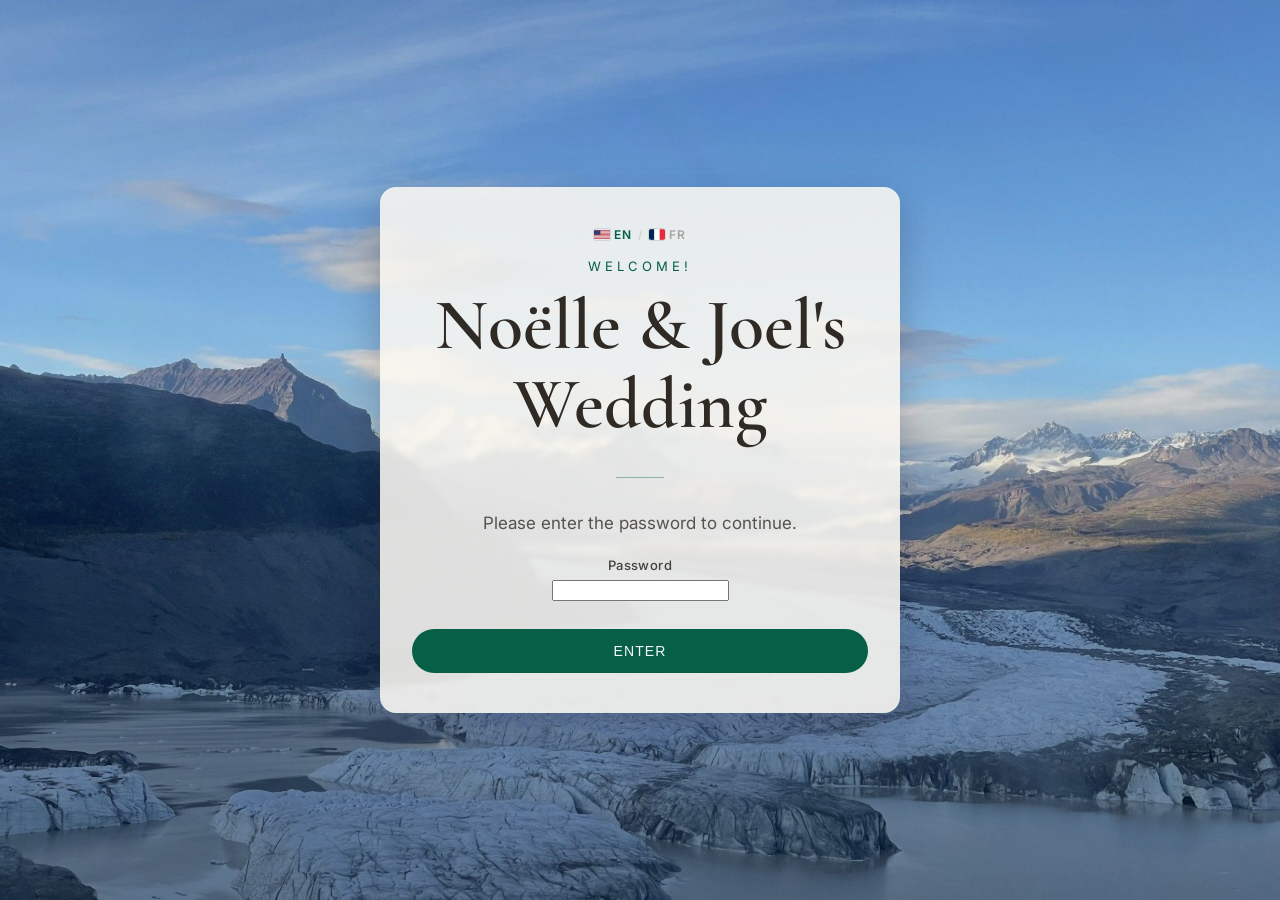
<file: index.html>
<!DOCTYPE html>
<html lang="en">
<head>
<meta charset="UTF-8">
<meta name="viewport" content="width=device-width, initial-scale=1.0">
<title>Noëlle &amp; Joel</title>
<meta name="description" content="Our wedding website is coming soon.">
<link rel="preconnect" href="https://fonts.googleapis.com">
<link rel="preconnect" href="https://fonts.gstatic.com" crossorigin>
<link href="https://fonts.googleapis.com/css2?family=Cormorant+Garamond:wght@500;600&family=Inter:wght@400;500&display=swap" rel="stylesheet">
<link rel="icon" href="data:image/svg+xml,%3Csvg xmlns='http://www.w3.org/2000/svg' viewBox='0 0 100 100'%3E%3Ctext y='.9em' font-size='90'%3E%F0%9F%92%8D%3C/text%3E%3C/svg%3E">
<link rel="stylesheet" href="styles.css">
</head>
<body>
<script src="auth.js"></script>

  <div id="gate" class="card">
    <div class="lang-toggle">
      <a href="index.html" class="lang-current"><img class="flag" src="images/flag-us.svg" alt="">EN</a><span>/</span><a href="index-fr.html"><img class="flag" src="images/flag-fr.svg" alt="">FR</a>
    </div>
    <p class="eyebrow">Welcome!</p>
    <h1>Noëlle &amp; Joel's Wedding</h1>
    <div class="divider"></div>
    <p class="tagline">Please enter the password to continue.</p>
    <form id="gate-form">
      <div class="field">
        <label for="gate-password">Password</label>
        <input type="password" id="gate-password" name="password" required autocomplete="current-password">
      </div>
      <button type="submit" class="submit-button">Enter</button>
    </form>
    <p class="confirmation error" id="gate-error">Incorrect password — please try again.</p>
  </div>

  <main id="site-content" class="card">
    <div class="lang-toggle">
      <a href="index.html" class="lang-current"><img class="flag" src="images/flag-us.svg" alt="">EN</a><span>/</span><a href="index-fr.html"><img class="flag" src="images/flag-fr.svg" alt="">FR</a>
    </div>
    <p class="eyebrow">We're getting married</p>
    <h1>Noëlle &amp; Joel</h1>
    <div class="divider"></div>
    <p class="tagline">
      This site is still under construction — we're adding details as we
      go, so check back often as the big day gets closer.
    </p>

    <div class="rsvp-callout">
      <p class="tagline">
        Curious how it all started? Read our story.
      </p>
      <a class="button" href="story.html">Our Story</a>
    </div>

    <div class="rsvp-callout">
      <p class="tagline">
        Can't wait to let us know? You're welcome to RSVP early —
        we'd love to hear from you.
      </p>
      <a class="button" href="rsvp.html">RSVP Early</a>
    </div>

    <div class="rsvp-callout">
      <p class="tagline">
        Making travel plans? Take a look at our lodging recommendations.
      </p>
      <a class="button" href="stay.html">Where to Stay</a>
    </div>

    <div class="rsvp-callout">
      <p class="tagline">
        Want to make a trip of it? Check out some things to do while
        you're here.
      </p>
      <a class="button" href="things-to-do.html">Things to Do</a>
    </div>

    <div class="rsvp-callout">
      <p class="tagline">
        Wondering what the weekend looks like? Check out the schedule.
      </p>
      <a class="button" href="schedule.html">Schedule</a>
    </div>

    <div class="divider"></div>
    <p class="tagline">
      While you wait, say hello to Noëlle's favorite animal — Tuq, a rescued
      harbor seal charming visitors at the Alaska SeaLife Center in Seward.
    </p>
    <div class="video-wrap">
      <iframe
        src="https://www.youtube.com/embed/R7MkkPvzpl0"
        title="Tuq the harbor seal at the Alaska SeaLife Center"
        allow="accelerometer; autoplay; clipboard-write; encrypted-media; gyroscope; picture-in-picture"
        allowfullscreen
      ></iframe>
    </div>
  </main>
</body>
</html>
</file>
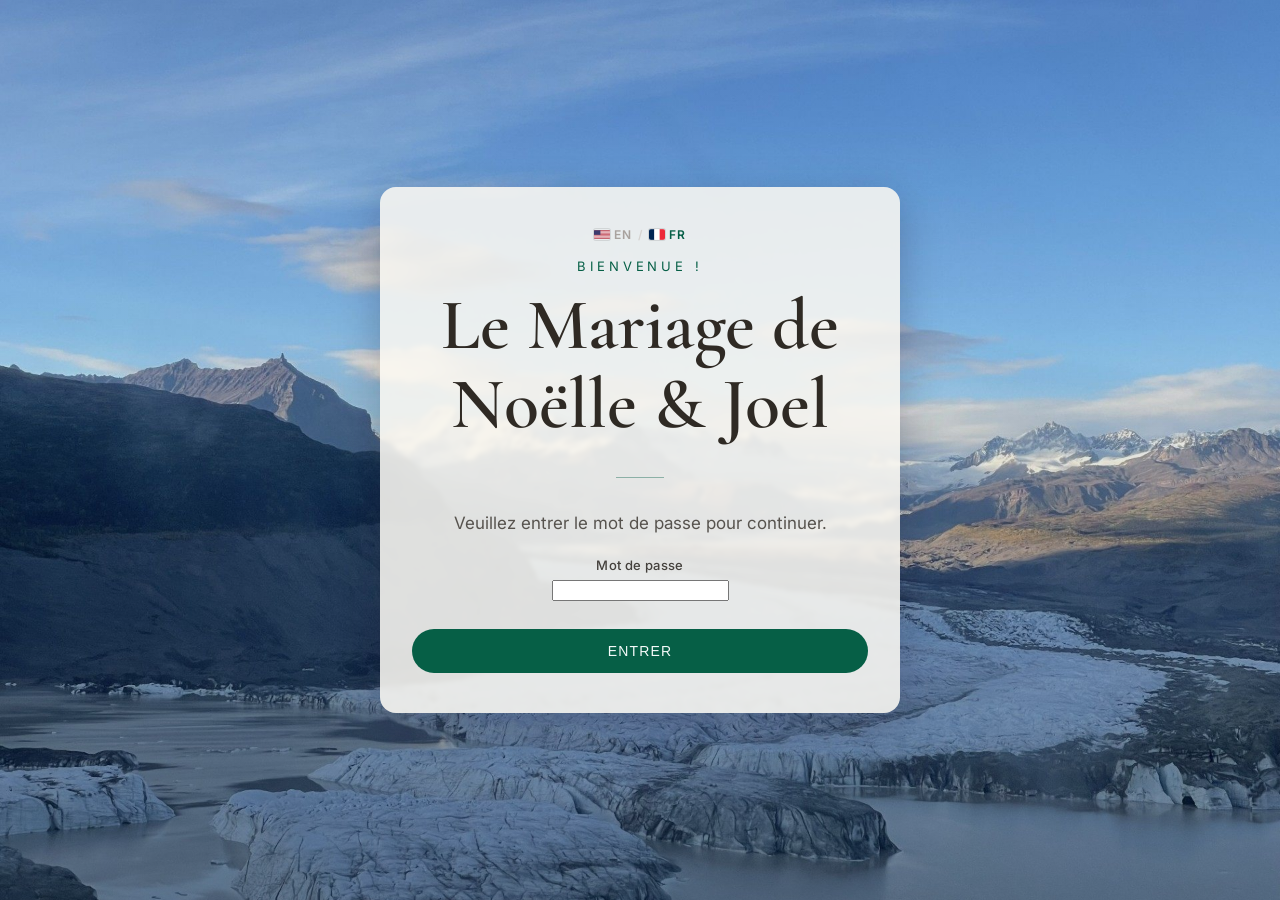
<file: index-fr.html>
<!DOCTYPE html>
<html lang="fr">
<head>
<meta charset="UTF-8">
<meta name="viewport" content="width=device-width, initial-scale=1.0">
<title>Noëlle &amp; Joel</title>
<meta name="description" content="Notre site de mariage arrive bientôt.">
<link rel="preconnect" href="https://fonts.googleapis.com">
<link rel="preconnect" href="https://fonts.gstatic.com" crossorigin>
<link href="https://fonts.googleapis.com/css2?family=Cormorant+Garamond:wght@500;600&family=Inter:wght@400;500&display=swap" rel="stylesheet">
<link rel="icon" href="data:image/svg+xml,%3Csvg xmlns='http://www.w3.org/2000/svg' viewBox='0 0 100 100'%3E%3Ctext y='.9em' font-size='90'%3E%F0%9F%92%8D%3C/text%3E%3C/svg%3E">
<link rel="stylesheet" href="styles.css">
</head>
<body>
<script src="auth.js"></script>

  <div id="gate" class="card">
    <div class="lang-toggle">
      <a href="index.html"><img class="flag" src="images/flag-us.svg" alt="">EN</a><span>/</span><a href="index-fr.html" class="lang-current"><img class="flag" src="images/flag-fr.svg" alt="">FR</a>
    </div>
    <p class="eyebrow">Bienvenue !</p>
    <h1>Le Mariage de Noëlle &amp; Joel</h1>
    <div class="divider"></div>
    <p class="tagline">Veuillez entrer le mot de passe pour continuer.</p>
    <form id="gate-form">
      <div class="field">
        <label for="gate-password">Mot de passe</label>
        <input type="password" id="gate-password" name="password" required autocomplete="current-password">
      </div>
      <button type="submit" class="submit-button">Entrer</button>
    </form>
    <p class="confirmation error" id="gate-error">Mot de passe incorrect — veuillez réessayer.</p>
  </div>

  <main id="site-content" class="card">
    <div class="lang-toggle">
      <a href="index.html"><img class="flag" src="images/flag-us.svg" alt="">EN</a><span>/</span><a href="index-fr.html" class="lang-current"><img class="flag" src="images/flag-fr.svg" alt="">FR</a>
    </div>
    <p class="eyebrow">Nous nous marions</p>
    <h1>Noëlle &amp; Joel</h1>
    <div class="divider"></div>
    <p class="tagline">
      Ce site est encore en construction — nous ajoutons des détails au
      fur et à mesure, alors revenez souvent à l'approche du grand jour.
    </p>

    <div class="rsvp-callout">
      <p class="tagline">
        Curieux de savoir comment tout a commencé ? Découvrez notre histoire.
      </p>
      <a class="button" href="story-fr.html">Notre Histoire</a>
    </div>

    <div class="rsvp-callout">
      <p class="tagline">
        Vous ne pouvez pas attendre pour nous répondre ? N'hésitez pas à
        confirmer votre présence dès maintenant — nous serions ravis
        d'avoir de vos nouvelles.
      </p>
      <a class="button" href="rsvp-fr.html">Confirmer tôt</a>
    </div>

    <div class="rsvp-callout">
      <p class="tagline">
        Vous organisez votre voyage ? Consultez nos recommandations
        d'hébergement.
      </p>
      <a class="button" href="stay-fr.html">Où loger</a>
    </div>

    <div class="rsvp-callout">
      <p class="tagline">
        Vous vous demandez à quoi ressemblera le week-end ? Consultez le
        programme.
      </p>
      <a class="button" href="schedule-fr.html">Programme</a>
    </div>

    <div class="divider"></div>
    <p class="tagline">
      En attendant, dites bonjour à l'animal préféré de Noëlle — Tuq, un
      phoque commun recueilli qui charme les visiteurs de l'Alaska
      SeaLife Center à Seward.
    </p>
    <div class="video-wrap">
      <iframe
        src="https://www.youtube.com/embed/R7MkkPvzpl0"
        title="Tuq le phoque commun à l'Alaska SeaLife Center"
        allow="accelerometer; autoplay; clipboard-write; encrypted-media; gyroscope; picture-in-picture"
        allowfullscreen
      ></iframe>
    </div>
  </main>
</body>
</html>
</file>
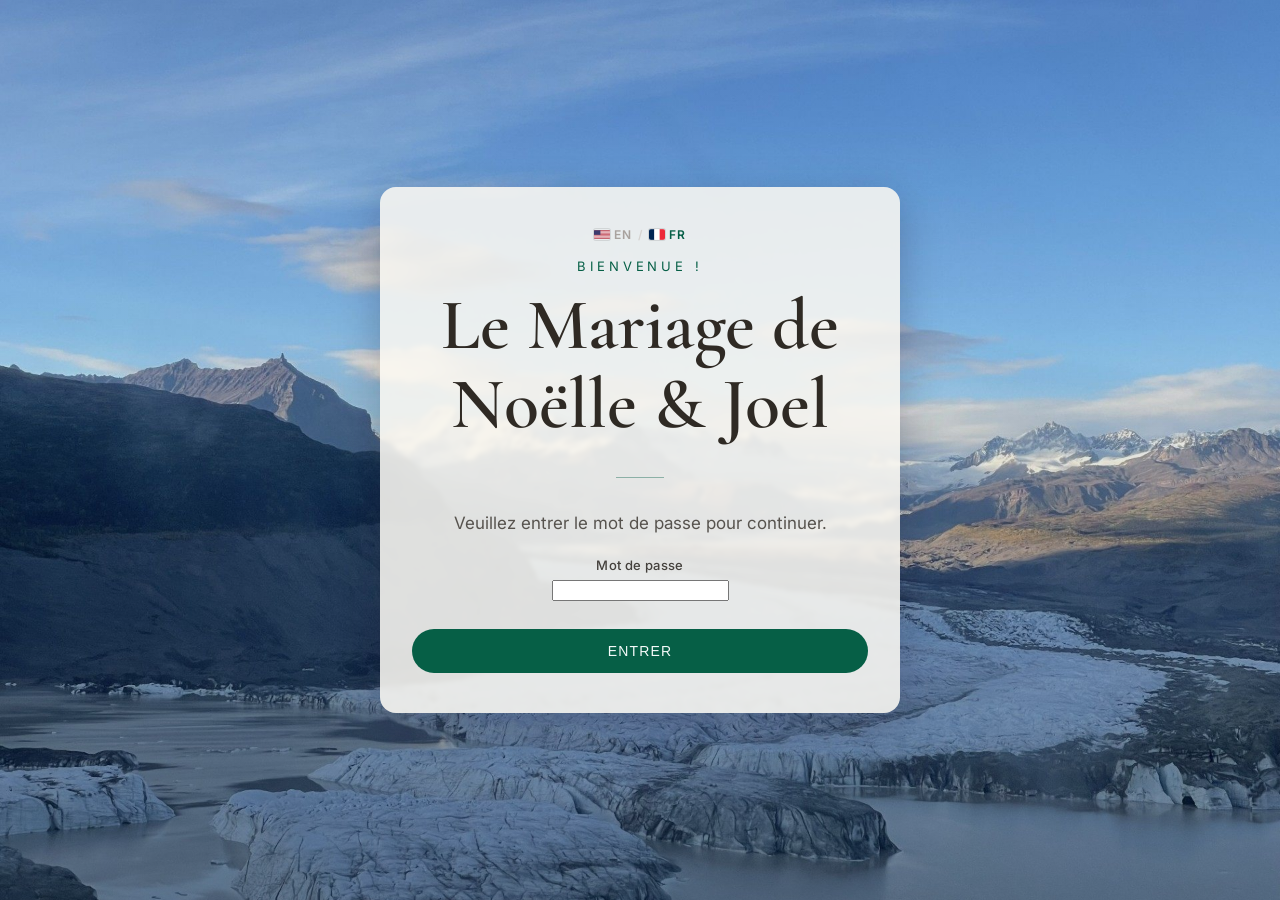
<file: rsvp-fr.html>
<!DOCTYPE html>
<html lang="fr">
<head>
<meta charset="UTF-8">
<meta name="viewport" content="width=device-width, initial-scale=1.0">
<title>RSVP — Noëlle &amp; Joel</title>
<meta name="description" content="Confirmez votre présence au mariage de Noëlle &amp; Joel.">
<link rel="preconnect" href="https://fonts.googleapis.com">
<link rel="preconnect" href="https://fonts.gstatic.com" crossorigin>
<link href="https://fonts.googleapis.com/css2?family=Cormorant+Garamond:wght@500;600&family=Inter:wght@400;500&display=swap" rel="stylesheet">
<link rel="icon" href="data:image/svg+xml,%3Csvg xmlns='http://www.w3.org/2000/svg' viewBox='0 0 100 100'%3E%3Ctext y='.9em' font-size='90'%3E%F0%9F%92%8D%3C/text%3E%3C/svg%3E">
<link rel="stylesheet" href="styles.css">
</head>
<body>
<script src="auth.js"></script>

  <div id="gate" class="card">
    <div class="lang-toggle">
      <a href="rsvp.html"><img class="flag" src="images/flag-us.svg" alt="">EN</a><span>/</span><a href="rsvp-fr.html" class="lang-current"><img class="flag" src="images/flag-fr.svg" alt="">FR</a>
    </div>
    <p class="eyebrow">Bienvenue !</p>
    <h1>Le Mariage de Noëlle &amp; Joel</h1>
    <div class="divider"></div>
    <p class="tagline">Veuillez entrer le mot de passe pour continuer.</p>
    <form id="gate-form">
      <div class="field">
        <label for="gate-password">Mot de passe</label>
        <input type="password" id="gate-password" name="password" required autocomplete="current-password">
      </div>
      <button type="submit" class="submit-button">Entrer</button>
    </form>
    <p class="confirmation error" id="gate-error">Mot de passe incorrect — veuillez réessayer.</p>
  </div>

  <main id="site-content" class="card">
    <div class="lang-toggle">
      <a href="rsvp.html"><img class="flag" src="images/flag-us.svg" alt="">EN</a><span>/</span><a href="rsvp-fr.html" class="lang-current"><img class="flag" src="images/flag-fr.svg" alt="">FR</a>
    </div>
    <a class="back-link" href="index-fr.html">&larr; Retour</a>
    <p class="eyebrow">Nous nous marions</p>
    <h1>RSVP</h1>
    <div class="divider"></div>
    <p class="tagline">
      Faites-nous savoir que vous venez — nous avons hâte de célébrer
      avec vous.
    </p>
    <p class="note">
      Les enfants sont tous les bienvenus et ne comptent pas dans votre
      accompagnant — indiquez-nous simplement qui vient ci-dessous.
    </p>

    <form id="rsvp-form" action="https://formspree.io/f/xwlvedqq" method="POST">
      <input type="hidden" name="_subject" value="New Wedding RSVP (FR)">
      <div class="field">
        <label for="name">Votre/vos nom(s)</label>
        <p class="hint">
          Veuillez indiquer toutes les personnes de votre groupe qui
          seront présentes — par exemple, si vous et votre partenaire
          avez tous deux été invités, indiquez les deux noms ici.
        </p>
        <input type="text" id="name" name="name" required>
      </div>

      <div class="field">
        <label for="plus-one">Accompagnant (le cas échéant)</label>
        <p class="hint">
          Vous amenez quelqu'un qui n'est pas listé ci-dessus ?
          Indiquez-nous son nom pour que nous sachions qui attendre.
        </p>
        <input type="text" id="plus-one" name="plusOne">
      </div>

      <div class="field">
        <label for="children">Enfants présents</label>
        <input type="text" id="children" name="children" placeholder="Noms et âges, le cas échéant">
      </div>

      <div class="field">
        <label>Serez-vous présent(e) ?</label>
        <div class="rsvp-choices">
          <input type="radio" id="rsvp-yes" name="rsvp" value="yes" required>
          <label for="rsvp-yes">Oui</label>

          <input type="radio" id="rsvp-no" name="rsvp" value="no">
          <label for="rsvp-no">Non</label>

          <input type="radio" id="rsvp-maybe" name="rsvp" value="maybe">
          <label for="rsvp-maybe">Peut-être</label>
        </div>
      </div>

      <div class="field">
        <label for="email">E-mail</label>
        <input type="email" id="email" name="email" required>
      </div>

      <div class="field">
        <label for="phone">Numéro de téléphone</label>
        <input type="tel" id="phone" name="phone">
      </div>

      <div class="field">
        <label for="question">Une question pour nous ?</label>
        <textarea id="question" name="question"></textarea>
      </div>

      <button type="submit" class="submit-button">Envoyer</button>
    </form>

    <div class="confirmation" id="confirmation">
      Merci ! Nous avons bien reçu votre réponse et avons hâte de
      célébrer avec vous.
    </div>
    <div class="confirmation error" id="error">
      Une erreur s'est produite lors de l'envoi. Veuillez réessayer, ou
      nous écrire directement.
    </div>
  </main>

  <script>
    const form = document.getElementById('rsvp-form');
    const confirmation = document.getElementById('confirmation');
    const errorBox = document.getElementById('error');

    form.addEventListener('submit', function (e) {
      e.preventDefault();
      errorBox.classList.remove('visible');

      fetch(form.action, {
        method: 'POST',
        body: new FormData(form),
        headers: { 'Accept': 'application/json' },
      })
        .then((response) => {
          if (response.ok) {
            form.classList.add('submitted');
            confirmation.classList.add('visible');
          } else {
            errorBox.classList.add('visible');
          }
        })
        .catch(() => {
          errorBox.classList.add('visible');
        });
    });
  </script>
</body>
</html>
</file>
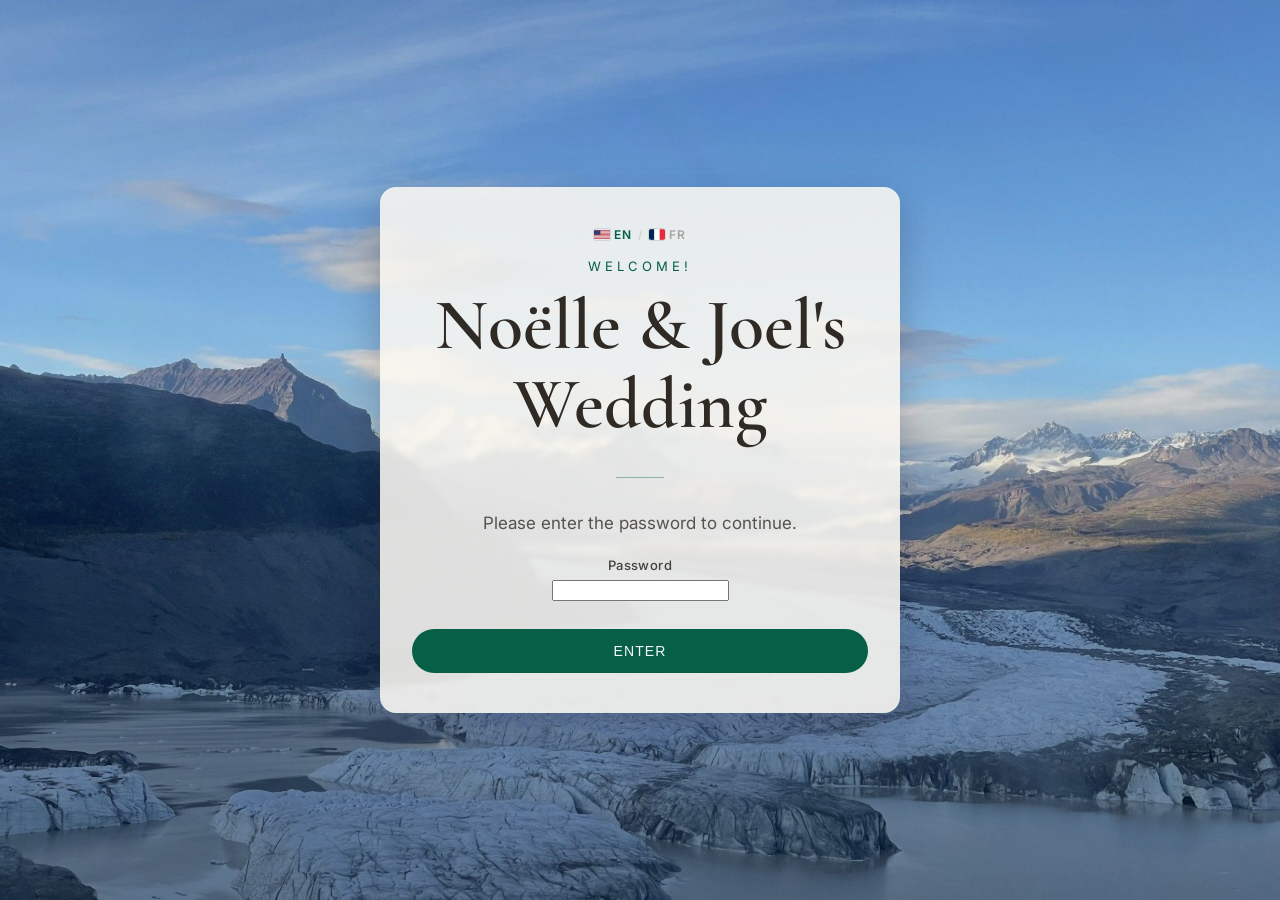
<file: rsvp.html>
<!DOCTYPE html>
<html lang="en">
<head>
<meta charset="UTF-8">
<meta name="viewport" content="width=device-width, initial-scale=1.0">
<title>RSVP — Noëlle &amp; Joel</title>
<meta name="description" content="RSVP early for Noëlle & Joel's wedding.">
<link rel="preconnect" href="https://fonts.googleapis.com">
<link rel="preconnect" href="https://fonts.gstatic.com" crossorigin>
<link href="https://fonts.googleapis.com/css2?family=Cormorant+Garamond:wght@500;600&family=Inter:wght@400;500&display=swap" rel="stylesheet">
<link rel="icon" href="data:image/svg+xml,%3Csvg xmlns='http://www.w3.org/2000/svg' viewBox='0 0 100 100'%3E%3Ctext y='.9em' font-size='90'%3E%F0%9F%92%8D%3C/text%3E%3C/svg%3E">
<link rel="stylesheet" href="styles.css">
</head>
<body>
<script src="auth.js"></script>

  <div id="gate" class="card">
    <div class="lang-toggle">
      <a href="rsvp.html" class="lang-current"><img class="flag" src="images/flag-us.svg" alt="">EN</a><span>/</span><a href="rsvp-fr.html"><img class="flag" src="images/flag-fr.svg" alt="">FR</a>
    </div>
    <p class="eyebrow">Welcome!</p>
    <h1>Noëlle &amp; Joel's Wedding</h1>
    <div class="divider"></div>
    <p class="tagline">Please enter the password to continue.</p>
    <form id="gate-form">
      <div class="field">
        <label for="gate-password">Password</label>
        <input type="password" id="gate-password" name="password" required autocomplete="current-password">
      </div>
      <button type="submit" class="submit-button">Enter</button>
    </form>
    <p class="confirmation error" id="gate-error">Incorrect password — please try again.</p>
  </div>

  <main id="site-content" class="card">
    <div class="lang-toggle">
      <a href="rsvp.html" class="lang-current"><img class="flag" src="images/flag-us.svg" alt="">EN</a><span>/</span><a href="rsvp-fr.html"><img class="flag" src="images/flag-fr.svg" alt="">FR</a>
    </div>
    <a class="back-link" href="index.html">&larr; Back</a>
    <p class="eyebrow">We're getting married</p>
    <h1>RSVP</h1>
    <div class="divider"></div>
    <p class="tagline">
      Let us know you're coming — we're so excited to celebrate with you.
    </p>
    <p class="note">
      Children are all welcome and don't count against your plus one —
      just let us know who's coming below.
    </p>

    <form id="rsvp-form" action="https://formspree.io/f/xwlvedqq" method="POST">
      <input type="hidden" name="_subject" value="New Wedding RSVP">
      <div class="field">
        <label for="name">Your Name(s)</label>
        <p class="hint">
          Please list everyone in your party who's attending — e.g. if you
          and your partner were both invited, include both names here.
        </p>
        <input type="text" id="name" name="name" required>
      </div>

      <div class="field">
        <label for="plus-one">Plus One (if applicable)</label>
        <p class="hint">
          Bringing someone not listed above? Let us know their name so we
          know who to expect.
        </p>
        <input type="text" id="plus-one" name="plusOne">
      </div>

      <div class="field">
        <label for="children">Children Attending</label>
        <input type="text" id="children" name="children" placeholder="Names and ages, if any">
      </div>

      <div class="field">
        <label>Will you be attending?</label>
        <div class="rsvp-choices">
          <input type="radio" id="rsvp-yes" name="rsvp" value="yes" required>
          <label for="rsvp-yes">Yes</label>

          <input type="radio" id="rsvp-no" name="rsvp" value="no">
          <label for="rsvp-no">No</label>

          <input type="radio" id="rsvp-maybe" name="rsvp" value="maybe">
          <label for="rsvp-maybe">Maybe</label>
        </div>
      </div>

      <div class="field">
        <label for="email">Email</label>
        <input type="email" id="email" name="email" required>
      </div>

      <div class="field">
        <label for="phone">Phone Number</label>
        <input type="tel" id="phone" name="phone">
      </div>

      <div class="field">
        <label for="question">Have a question for us?</label>
        <textarea id="question" name="question"></textarea>
      </div>

      <button type="submit" class="submit-button">Submit RSVP</button>
    </form>

    <div class="confirmation" id="confirmation">
      Thanks! We've received your RSVP and can't wait to celebrate with you.
    </div>
    <div class="confirmation error" id="error">
      Something went wrong sending your RSVP. Please try again, or email us directly.
    </div>
  </main>

  <script>
    const form = document.getElementById('rsvp-form');
    const confirmation = document.getElementById('confirmation');
    const errorBox = document.getElementById('error');

    form.addEventListener('submit', function (e) {
      e.preventDefault();
      errorBox.classList.remove('visible');

      fetch(form.action, {
        method: 'POST',
        body: new FormData(form),
        headers: { 'Accept': 'application/json' },
      })
        .then((response) => {
          if (response.ok) {
            form.classList.add('submitted');
            confirmation.classList.add('visible');
          } else {
            errorBox.classList.add('visible');
          }
        })
        .catch(() => {
          errorBox.classList.add('visible');
        });
    });
  </script>
</body>
</html>
</file>
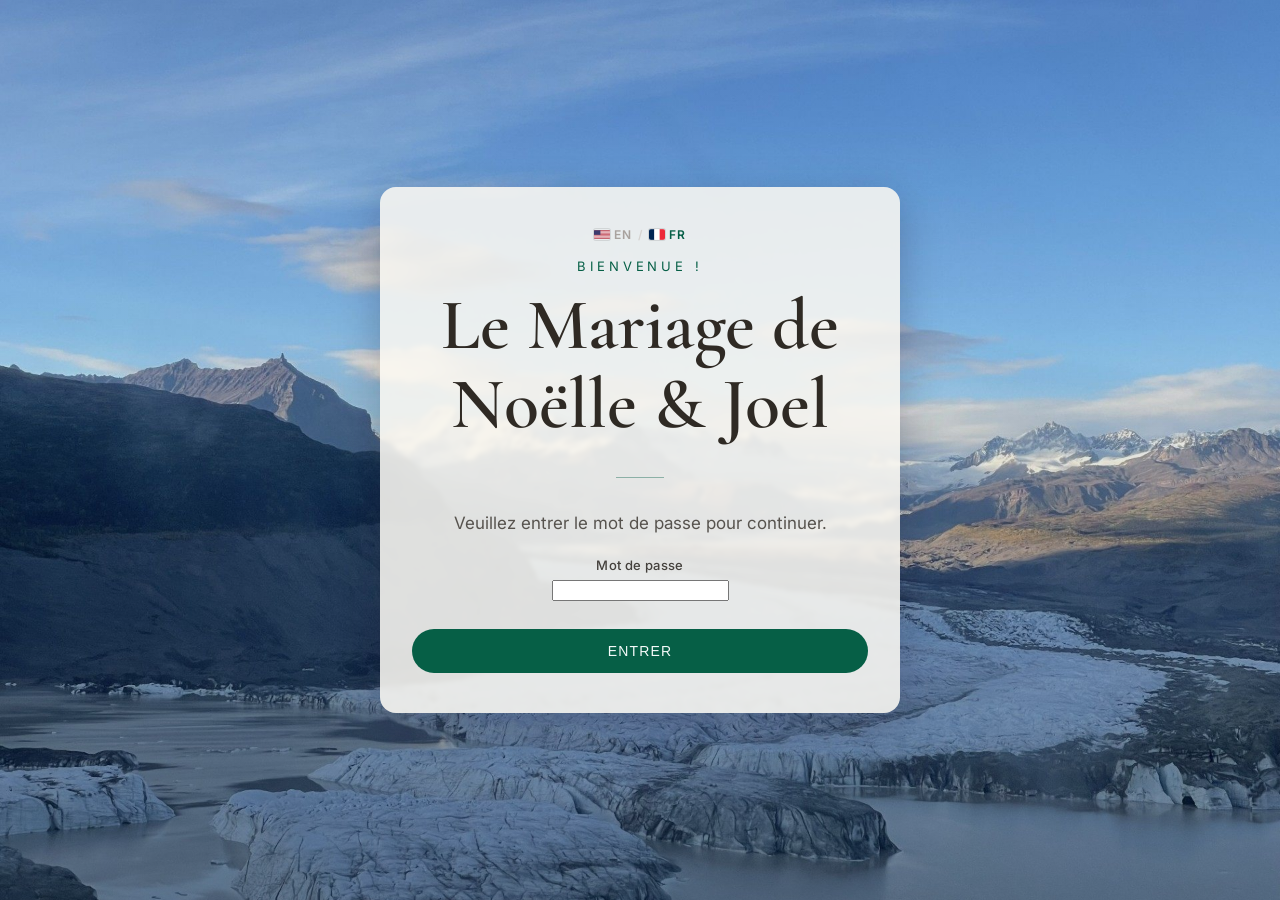
<file: schedule-fr.html>
<!DOCTYPE html>
<html lang="fr">
<head>
<meta charset="UTF-8">
<meta name="viewport" content="width=device-width, initial-scale=1.0">
<title>Programme — Noëlle &amp; Joel</title>
<meta name="description" content="Programme du week-end de mariage de Noëlle &amp; Joel.">
<link rel="preconnect" href="https://fonts.googleapis.com">
<link rel="preconnect" href="https://fonts.gstatic.com" crossorigin>
<link href="https://fonts.googleapis.com/css2?family=Cormorant+Garamond:wght@500;600&family=Inter:wght@400;500&display=swap" rel="stylesheet">
<link rel="icon" href="data:image/svg+xml,%3Csvg xmlns='http://www.w3.org/2000/svg' viewBox='0 0 100 100'%3E%3Ctext y='.9em' font-size='90'%3E%F0%9F%92%8D%3C/text%3E%3C/svg%3E">
<link rel="stylesheet" href="styles.css">
</head>
<body>
<script src="auth.js"></script>

  <div id="gate" class="card">
    <div class="lang-toggle">
      <a href="schedule.html"><img class="flag" src="images/flag-us.svg" alt="">EN</a><span>/</span><a href="schedule-fr.html" class="lang-current"><img class="flag" src="images/flag-fr.svg" alt="">FR</a>
    </div>
    <p class="eyebrow">Bienvenue !</p>
    <h1>Le Mariage de Noëlle &amp; Joel</h1>
    <div class="divider"></div>
    <p class="tagline">Veuillez entrer le mot de passe pour continuer.</p>
    <form id="gate-form">
      <div class="field">
        <label for="gate-password">Mot de passe</label>
        <input type="password" id="gate-password" name="password" required autocomplete="current-password">
      </div>
      <button type="submit" class="submit-button">Entrer</button>
    </form>
    <p class="confirmation error" id="gate-error">Mot de passe incorrect — veuillez réessayer.</p>
  </div>

  <main id="site-content" class="card">
    <div class="lang-toggle">
      <a href="schedule.html"><img class="flag" src="images/flag-us.svg" alt="">EN</a><span>/</span><a href="schedule-fr.html" class="lang-current"><img class="flag" src="images/flag-fr.svg" alt="">FR</a>
    </div>
    <a class="back-link" href="index-fr.html">&larr; Retour</a>
    <p class="eyebrow">Nous nous marions</p>
    <h1>Programme du Week-end</h1>
    <div class="divider"></div>
    <p class="tagline">
      Nous sommes tellement heureux que vous passiez le week-end avec
      nous — voici ce que nous avons prévu jusqu'à présent. Plus de
      détails suivront à mesure que nous finalisons tout.
    </p>

    <ul class="stay-list">
      <li class="stay-item">
        <h3>Soirée de bienvenue</h3>
        <p class="stay-note">Vendredi 2 juillet — Lieu à déterminer</p>
      </li>

      <li class="stay-item">
        <h3>Le Mariage</h3>
        <p class="stay-note">Samedi 3 juillet — Arctic Valley</p>
      </li>

      <li class="stay-item">
        <h3>Adieux &amp; Célébration du 4 juillet</h3>
        <p class="stay-note">Dimanche 4 juillet — Lieu à déterminer</p>
      </li>
    </ul>
  </main>
</body>
</html>
</file>
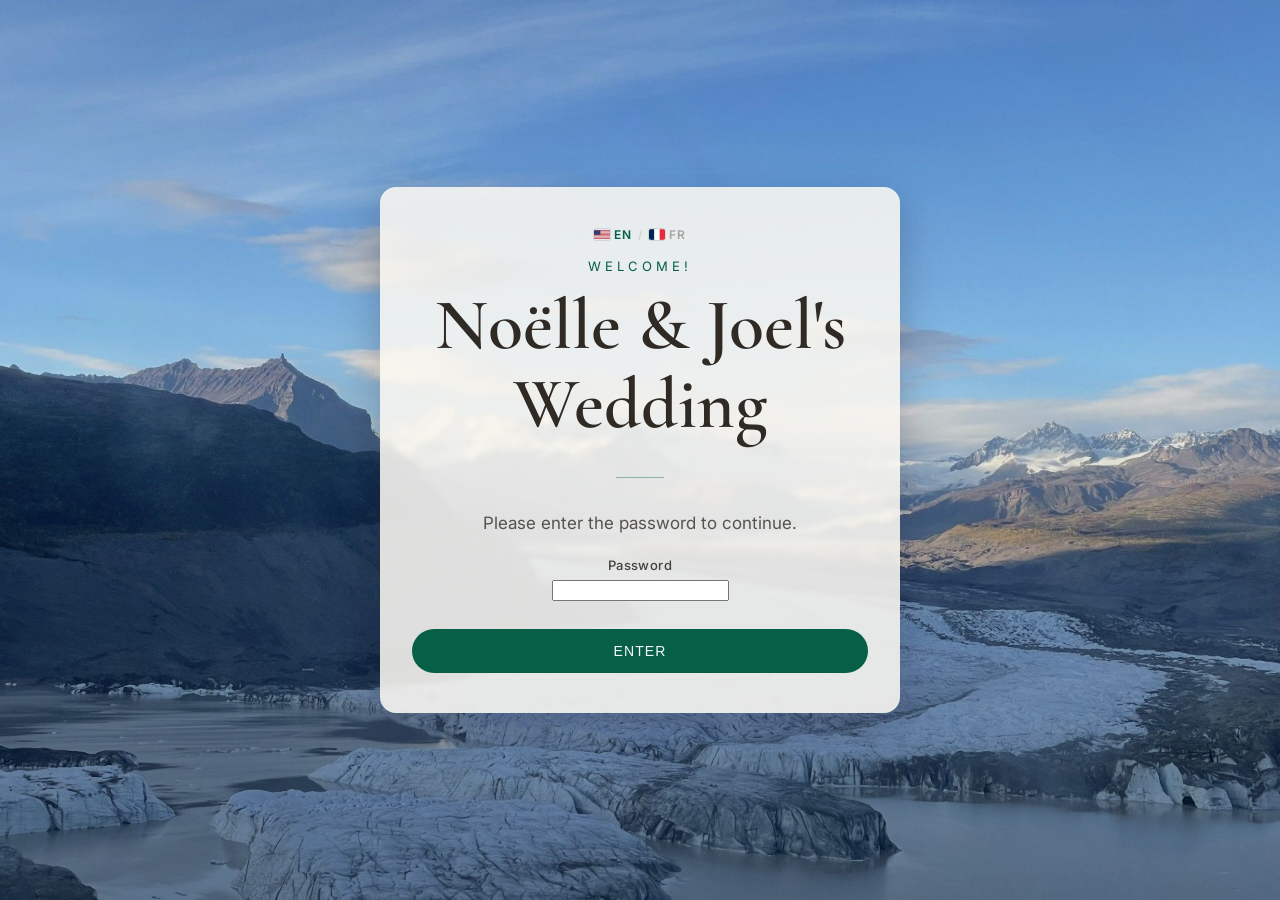
<file: schedule.html>
<!DOCTYPE html>
<html lang="en">
<head>
<meta charset="UTF-8">
<meta name="viewport" content="width=device-width, initial-scale=1.0">
<title>Schedule — Noëlle &amp; Joel</title>
<meta name="description" content="Wedding weekend schedule for Noëlle & Joel.">
<link rel="preconnect" href="https://fonts.googleapis.com">
<link rel="preconnect" href="https://fonts.gstatic.com" crossorigin>
<link href="https://fonts.googleapis.com/css2?family=Cormorant+Garamond:wght@500;600&family=Inter:wght@400;500&display=swap" rel="stylesheet">
<link rel="icon" href="data:image/svg+xml,%3Csvg xmlns='http://www.w3.org/2000/svg' viewBox='0 0 100 100'%3E%3Ctext y='.9em' font-size='90'%3E%F0%9F%92%8D%3C/text%3E%3C/svg%3E">
<link rel="stylesheet" href="styles.css">
</head>
<body>
<script src="auth.js"></script>

  <div id="gate" class="card">
    <div class="lang-toggle">
      <a href="schedule.html" class="lang-current"><img class="flag" src="images/flag-us.svg" alt="">EN</a><span>/</span><a href="schedule-fr.html"><img class="flag" src="images/flag-fr.svg" alt="">FR</a>
    </div>
    <p class="eyebrow">Welcome!</p>
    <h1>Noëlle &amp; Joel's Wedding</h1>
    <div class="divider"></div>
    <p class="tagline">Please enter the password to continue.</p>
    <form id="gate-form">
      <div class="field">
        <label for="gate-password">Password</label>
        <input type="password" id="gate-password" name="password" required autocomplete="current-password">
      </div>
      <button type="submit" class="submit-button">Enter</button>
    </form>
    <p class="confirmation error" id="gate-error">Incorrect password — please try again.</p>
  </div>

  <main id="site-content" class="card">
    <div class="lang-toggle">
      <a href="schedule.html" class="lang-current"><img class="flag" src="images/flag-us.svg" alt="">EN</a><span>/</span><a href="schedule-fr.html"><img class="flag" src="images/flag-fr.svg" alt="">FR</a>
    </div>
    <a class="back-link" href="index.html">&larr; Back</a>
    <p class="eyebrow">We're getting married</p>
    <h1>Wedding Weekend Schedule</h1>
    <div class="divider"></div>
    <p class="tagline">
      We're so happy you'll be spending the weekend with us — here's what
      we have planned so far. More details will follow as we finalize
      everything.
    </p>

    <ul class="stay-list">
      <li class="stay-item">
        <h3>Welcome Event</h3>
        <p class="stay-note">Friday, July 2 — Location to be determined</p>
      </li>

      <li class="stay-item">
        <h3>The Wedding</h3>
        <p class="stay-note">Saturday, July 3 — Arctic Valley</p>
      </li>

      <li class="stay-item">
        <h3>Farewell &amp; 4th of July Celebration</h3>
        <p class="stay-note">Sunday, July 4 — Location to be determined</p>
      </li>
    </ul>
  </main>
</body>
</html>
</file>
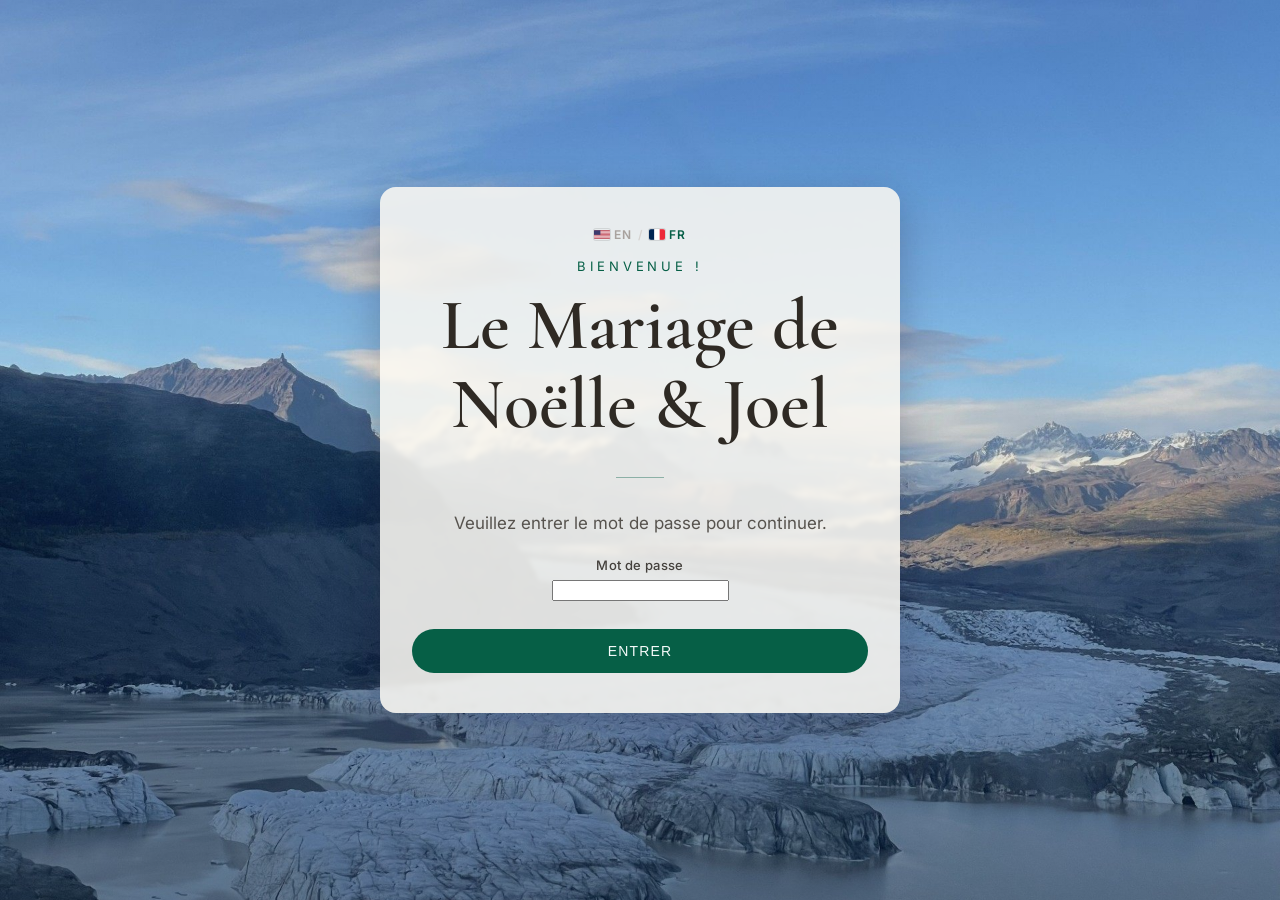
<file: story-fr.html>
<!DOCTYPE html>
<html lang="fr">
<head>
<meta charset="UTF-8">
<meta name="viewport" content="width=device-width, initial-scale=1.0">
<title>Notre Histoire — Noëlle &amp; Joel</title>
<meta name="description" content="Comment Noëlle &amp; Joel se sont rencontrés.">
<link rel="preconnect" href="https://fonts.googleapis.com">
<link rel="preconnect" href="https://fonts.gstatic.com" crossorigin>
<link href="https://fonts.googleapis.com/css2?family=Cormorant+Garamond:wght@500;600&family=Inter:wght@400;500&display=swap" rel="stylesheet">
<link rel="icon" href="data:image/svg+xml,%3Csvg xmlns='http://www.w3.org/2000/svg' viewBox='0 0 100 100'%3E%3Ctext y='.9em' font-size='90'%3E%F0%9F%92%8D%3C/text%3E%3C/svg%3E">
<link rel="stylesheet" href="styles.css">
</head>
<body>
<script src="auth.js"></script>

  <div id="gate" class="card">
    <div class="lang-toggle">
      <a href="story.html"><img class="flag" src="images/flag-us.svg" alt="">EN</a><span>/</span><a href="story-fr.html" class="lang-current"><img class="flag" src="images/flag-fr.svg" alt="">FR</a>
    </div>
    <p class="eyebrow">Bienvenue !</p>
    <h1>Le Mariage de Noëlle &amp; Joel</h1>
    <div class="divider"></div>
    <p class="tagline">Veuillez entrer le mot de passe pour continuer.</p>
    <form id="gate-form">
      <div class="field">
        <label for="gate-password">Mot de passe</label>
        <input type="password" id="gate-password" name="password" required autocomplete="current-password">
      </div>
      <button type="submit" class="submit-button">Entrer</button>
    </form>
    <p class="confirmation error" id="gate-error">Mot de passe incorrect — veuillez réessayer.</p>
  </div>

  <main id="site-content" class="card">
    <div class="lang-toggle">
      <a href="story.html"><img class="flag" src="images/flag-us.svg" alt="">EN</a><span>/</span><a href="story-fr.html" class="lang-current"><img class="flag" src="images/flag-fr.svg" alt="">FR</a>
    </div>
    <a class="back-link" href="index-fr.html">&larr; Retour</a>
    <p class="eyebrow">Nous nous marions</p>
    <h1>Notre Histoire</h1>
    <div class="divider"></div>

    <ul class="stay-list">
      <li class="stay-item">
        <h3>Comment nous nous sommes rencontrés</h3>

        <div class="story-voice">
          <p class="voice-label">Du côté de Joel</p>
          <p class="stay-note">
            Noëlle et moi nous sommes rencontrés en 2021, quand notre goût
            commun pour l'aventure et le plein air, et une incapacité
            partagée à garder un emploi à temps plein, nous ont poussés
            tous les deux à parcourir le Pacific Crest Trail. Nos chemins
            se sont croisés vers le 600<sup>e</sup> mile, juste avant la
            Sierra Nevada — et nous avons fini le reste du sentier
            ensemble. Enfin, presque : quelque part dans les Sierras,
            Noëlle a décidé de faire la grasse matinée un matin, ne m'a
            jamais vraiment rattrapé, et m'a laissé marcher seul pendant
            les deux semaines suivantes.
          </p>
          <p class="stay-note">
            Ce qui a commencé comme une belle amitié et un partenariat de
            randonnée étonnamment efficace a fini par devenir de
            l'amour — même si on ne le devinerait jamais à voir la
            première photo que j'aie prise d'elle.
          </p>
          <div class="story-photos">
            <img src="images/story/how-we-met-1.jpg" alt="Joel et Noëlle en randonnée sur le Pacific Crest Trail, vus de dos">
          </div>
          <p class="stay-note">
            Il m'a fallu encore un peu de temps avant de prendre des
            photos où l'on voyait vraiment son visage.
          </p>
          <div class="story-photos">
            <img src="images/story/how-we-met-2.jpg" alt="Joel, Noëlle et des amis du sentier partageant un petit-déjeuner de pancakes">
          </div>
          <p class="stay-note">
            Quelques autres photos de cet été sur le sentier :
          </p>
          <div class="story-gallery">
            <img src="images/story/how-we-met-3.jpg" alt="Joel et Noëlle allongés côte à côte sur leurs matelas de sol, souriants">
            <img src="images/story/how-we-met-4.jpg" alt="Noëlle posant près d'une banquette de restaurant">
            <img src="images/story/how-we-met-5.jpg" alt="Noëlle tenant un petit chien à une table en terrasse">
            <img src="images/story/how-we-met-6.jpg" alt="Noëlle et une amie faisant signe avec des drapeaux du sentier fixés à leurs sacs">
            <img src="images/story/how-we-met-7.jpg" alt="Joel, Noëlle et des amis posant au-dessus de Crater Lake">
            <img src="images/story/how-we-met-8.jpg" alt="Joel faisant une grimace avec deux amis sur le sentier">
            <img src="images/story/how-we-met-9.jpg" alt="Joel, Noëlle et une amie tenant d'énormes cornets de glace à l'italienne dans une ville-étape">
            <div class="zoom-wrap">
              <img src="images/story/how-we-met-10.jpg" alt="Joel et Noëlle au Bridge of the Gods, à l'entrée de l'État de Washington">
            </div>
            <img src="images/story/how-we-met-20.jpg" alt="Noëlle et Joel à l'arrière d'une camionnette avec leurs sacs">
          </div>
          <p class="stay-note">
            Après avoir atteint la frontière canadienne, nous avons chacun
            repris le chemin de Boston — et quelque part dans tout ce
            temps passé ensemble, l'amitié est devenue quelque chose de
            plus. Incapables de retenir la leçon, nous avons ensuite
            traversé le pays à pied ensemble une seconde fois, avant de
            troquer définitivement le sentier contre l'Alaska.
          </p>
          <p class="stay-note">
            À l'automne 2023, nous étions de nouveau sans domicile et sans
            emploi — mais cette fois, nous savions que Boston n'était pas
            l'endroit où nous voulions nous poser. Par chance, mon frère
            Robin était sur le point d'être déployé et cherchait quelqu'un
            pour garder sa maison (et son chien) en Alaska. Nous avons
            donc fait le saut : un retour en Alaska pour moi, et un grand
            bond dans l'inconnu pour Noëlle, qui n'avait en fait jamais
            mis les pieds en Alaska (Sitka ne compte pas). Mais aussi
            important que le déménagement lui-même, il y a eu le temps
            passé avec le chien de mon frère Robin, le regretté Saul, Roi
            des Chiens.
          </p>
          <div class="story-gallery story-gallery-3">
            <img src="images/story/how-we-met-11.jpg" alt="Saul se détendant sur le tapis près de la bibliothèque et de la guitare">
            <img src="images/story/how-we-met-12.jpg" alt="Joel assis avec Saul sur une montagne d'Alaska dans la brume">
            <img src="images/story/how-we-met-13.jpg" alt="Saul allongé au sommet d'une montagne dominant un lac turquoise">
          </div>
          <p class="stay-note">
            Depuis, la vie n'a été qu'une longue suite de joies. Nous
            avons vécu des aventures, construit une vie ensemble, nous
            sommes fait des amis et avons acheté une maison. Noëlle
            travaille au Anchorage Museum et m'a probablement dépassé en
            connaissances et en anecdotes sur l'Alaska. Elle a couru un
            marathon, est devenue contrebassiste solo de l'Anchorage
            Symphony, a appris le ski de randonnée, et est devenue une
            pagayeuse en eaux vives très compétente — et plus courageuse
            que moi. Elle a pêché et tué son premier saumon (elle n'a
            pleuré qu'un peu), a vu les aurores boréales, et a eu son lot
            de rencontres avec des ours bruns et des orignaux, entre
            autres choses.
          </p>
          <div class="story-gallery story-gallery-3">
            <img src="images/story/how-we-met-14.jpg" alt="Noëlle chargée pour un voyage de bikepacking dans l'arrière-pays de l'Alaska">
            <img src="images/story/how-we-met-15.jpg" alt="Noëlle et une amie en packraft sur une rivière glaciaire">
            <img src="images/story/how-we-met-16.jpg" alt="Noëlle dans le cockpit d'un petit avion de brousse">
            <img src="images/story/how-we-met-17.jpg" alt="Noëlle faisant de l'escalade sur une falaise au-dessus de l'eau">
            <img src="images/story/how-we-met-18.jpg" alt="Noëlle les bras écartés, célébrant lors d'une expédition en pleine nature">
            <img src="images/story/how-we-met-19.jpg" alt="Noëlle équipée pour une journée de packraft en eaux vives">
          </div>
        </div>

        <div class="story-voice">
          <p class="voice-label">Du côté de Noëlle</p>
          <p class="stay-note">
            Joel et moi nous sommes rencontrés par pur hasard sur le
            Pacific Crest Trail en juin 2021. J'avais commencé le sentier
            environ une semaine avant notre rencontre et j'avais surtout
            marché seule, jusqu'à ce que je tombe sur un groupe de
            randonneurs lors d'un moment de «&nbsp;trail magic&nbsp;» (en
            fait, ce n'en était pas vraiment, parce qu'un certain Ron nous
            vendait des boissons au lieu de nous les offrir dans l'esprit
            du trail magic, mais je m'égare) entre Tehachapi et Kennedy
            Meadows South. Ce groupe m'a invitée à marcher avec eux
            jusqu'à Kennedy Meadows. Après une journée de repos à manger
            des burgers, boire de la bière et être aussi dégoûtante que
            peuvent l'être des randonneurs, j'ai décidé de repartir avec
            Joel et le reste du groupe.
          </p>
          <p class="stay-note">
            À partir de ce jour, Joel et moi sommes devenus très proches
            et avons parcouru ensemble la plus grande partie des 1&nbsp;500
            miles restants (plus de 2&nbsp;400 km). J'ai tout de suite
            admiré son énergie rassurante et posée, sa résilience et son
            sens de l'humour. J'ai appris qu'il avait servi dans l'US Air
            Force et qu'avant le PCT, il vivait en Alaska. Il m'écoutait
            parler de contrebasse et de ma vie de musicienne. Nous avons
            découvert que nous avions grandi à moins de 30 miles (une
            cinquantaine de kilomètres) l'un de l'autre, dans le
            Massachusetts.
          </p>
          <p class="stay-note">
            Nous déjeunions ensemble presque tous les jours, dormions à la
            belle étoile, faisions du stop à l'arrière des camionnettes
            d'inconnus, partagions des chambres de motel miteuses avec nos
            amis, nous massacrions les pieds, perdions une quantité de
            poids pas très saine, mangions du glaçage à gâteau dégueulasse
            sur des bagels, fumions des cigarettes «&nbsp;de
            descente&nbsp;», nous gavions dans les villes-étapes,
            croisions des gens louches, croisions des gens formidables, et
            avons fini par terminer le sentier. Nous avons connu les
            hauts, les bas, la liberté, et le privilège de vivre ensemble
            une aussi grande aventure.
          </p>
          <div class="story-gallery story-gallery-free">
            <img src="images/story/noelle-3.jpg" alt="Quatre randonneurs affalés sur un banc rouge devant un magasin d'une ville-étape, leurs sacs empilés à leurs pieds">
            <img src="images/story/noelle-4.jpg" alt="Des randonneurs à l'arrière d'une camionnette avec leurs sacs, sur une route de campagne">
            <img src="images/story/noelle-5.jpg" alt="Trois randonneurs tenant d'énormes cornets de glace à l'italienne devant un drive-in">
            <img src="images/story/noelle-1.jpg" alt="Joel et Noëlle enlacés sur la route au Bridge of the Gods, sous le panneau du Pacific Crest Trail">
            <img src="images/story/noelle-18.jpg" alt="Deux randonneurs en hauts à capuche roses assortis, faisant la moue dans la banquette d'un fast-food">
          </div>
          <p class="stay-note">
            Après le PCT, Joel et moi sommes tous les deux retournés à
            Boston. Notre amitié est peu à peu devenue autre chose le jour
            où nous nous sommes embrassés au Model Cafe, à Brighton. Nous
            sentions tous les deux que Boston n'était pas notre
            destination finale. Nous voulions aller «&nbsp;ailleurs&nbsp;»,
            mais d'abord, nous allions faire le Continental Divide Trail.
            Le CDT, avec toutes ses difficultés, nous a rapprochés encore
            davantage. À un moment de ce voyage, nous avons décidé de
            partir en Alaska, où nous garderions la maison du frère de
            Joel, Robin, et nous occuperions de son chien, Saul.
          </p>
          <div class="story-photos">
            <img src="images/story/noelle-9.jpg" alt="Noëlle et Joel serrés dans une voiture avec un chien endormi, la tête posée entre eux">
          </div>
          <p class="stay-note">
            Depuis notre arrivée en Alaska, nous avons construit une belle
            vie remplie d'amour, d'amis et d'aventures. Nous sommes ravis
            de nous marier dans l'un de nos endroits préférés, Arctic
            Valley.
          </p>
          <div class="story-photos">
            <img src="images/story/noelle-17.jpg" alt="Un homme tenant une scie à archet à côté d'un sapin de Noël fraîchement choisi dans une forêt enneigée">
          </div>
          <div class="story-gallery story-gallery-free">
            <img src="images/story/noelle-11.jpg" alt="Un couple en tenue d'escalade enlacé devant un glacier et une cascade">
            <img src="images/story/noelle-13.jpg" alt="Un couple posant sur une crête rocheuse au-dessus d'un immense champ de glace">
            <img src="images/story/noelle-12.jpg" alt="Un selfie au sommet, avec des pics enneigés déchiquetés en arrière-plan">
            <img src="images/story/noelle-14.jpg" alt="Un randonneur marchant le long d'un ruisseau de fonte sous un sommet enneigé">
            <img class="wide" src="images/story/noelle-16.jpg" alt="Deux skieurs en casque et lunettes sur une pente enneigée dans le brouillard">
            <img class="wide" src="images/story/noelle-15.jpg" alt="Un randonneur avec un sac chargé dans une vallée alpine verdoyante, des sommets striés de neige derrière lui">
          </div>
          <p class="stay-note">
            Joel est devenu mon partenaire d'aventure sur le PCT, mais je
            ne me doutais pas qu'il deviendrait mon partenaire en tout
            pour la vie.
          </p>
          <div class="story-gallery story-gallery-free">
            <img src="images/story/noelle-10.jpg" alt="Joel et Noëlle souriants dans un selfie en gros plan, une fleur glissée derrière l'oreille de Joel">
            <img src="images/story/noelle-8.jpg" alt="Noëlle et Joel avec casques audio et lunettes de soleil dans un petit avion">
            <img class="wide" src="images/story/noelle-7.jpg" alt="Noëlle et Joel enlacés devant d'énormes figuiers de Barbarie">
            <img class="wide" src="images/story/noelle-19.jpg" alt="Un homme en veste de pluie bleue accoudé à une balustrade face à un village de montagne dans la brume">
          </div>
        </div>
      </li>
    </ul>
  </main>
</body>
</html>
</file>
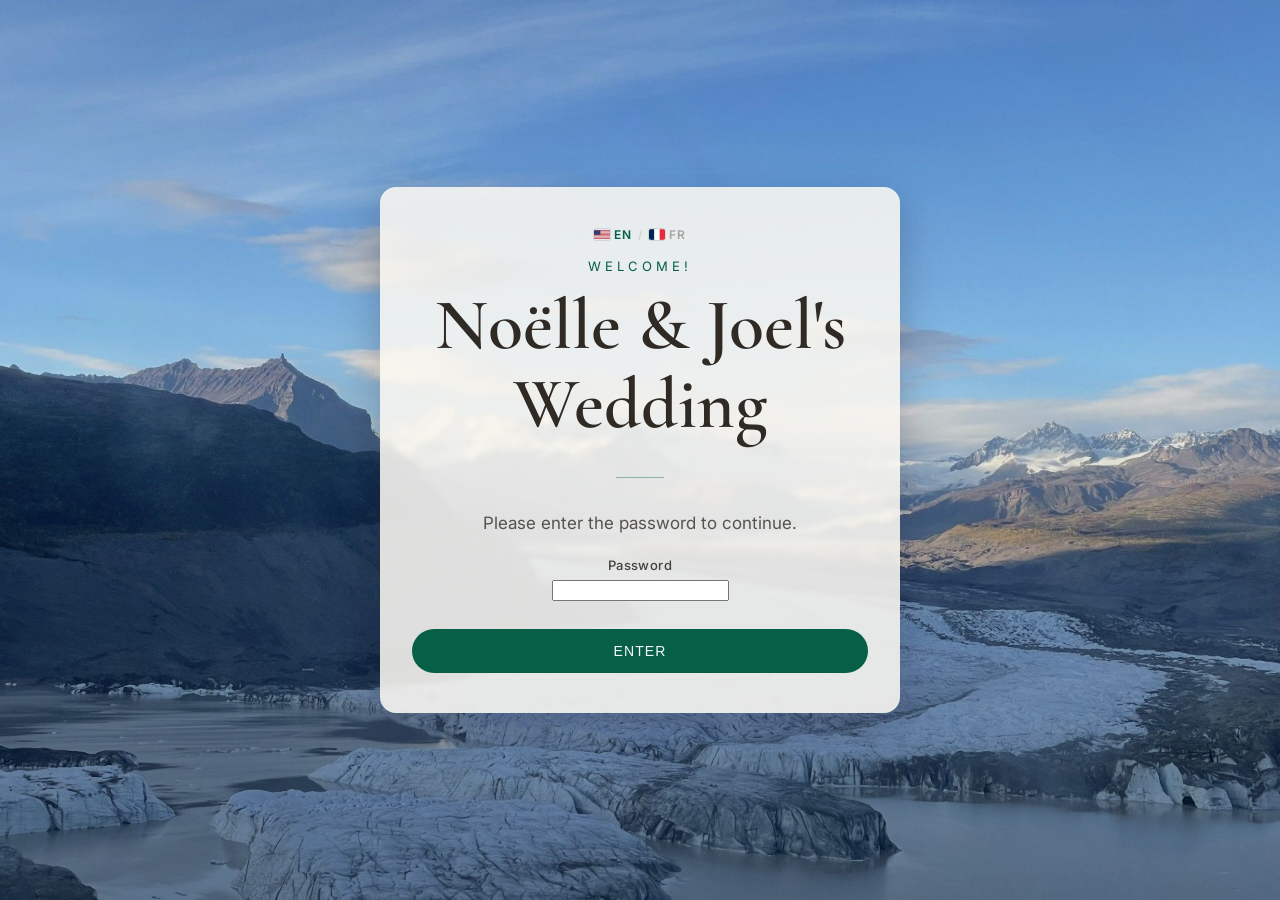
<file: story.html>
<!DOCTYPE html>
<html lang="en">
<head>
<meta charset="UTF-8">
<meta name="viewport" content="width=device-width, initial-scale=1.0">
<title>Our Story — Noëlle &amp; Joel</title>
<meta name="description" content="How Noëlle & Joel met.">
<link rel="preconnect" href="https://fonts.googleapis.com">
<link rel="preconnect" href="https://fonts.gstatic.com" crossorigin>
<link href="https://fonts.googleapis.com/css2?family=Cormorant+Garamond:wght@500;600&family=Inter:wght@400;500&display=swap" rel="stylesheet">
<link rel="icon" href="data:image/svg+xml,%3Csvg xmlns='http://www.w3.org/2000/svg' viewBox='0 0 100 100'%3E%3Ctext y='.9em' font-size='90'%3E%F0%9F%92%8D%3C/text%3E%3C/svg%3E">
<link rel="stylesheet" href="styles.css">
</head>
<body>
<script src="auth.js"></script>

  <div id="gate" class="card">
    <div class="lang-toggle">
      <a href="story.html" class="lang-current"><img class="flag" src="images/flag-us.svg" alt="">EN</a><span>/</span><a href="story-fr.html"><img class="flag" src="images/flag-fr.svg" alt="">FR</a>
    </div>
    <p class="eyebrow">Welcome!</p>
    <h1>Noëlle &amp; Joel's Wedding</h1>
    <div class="divider"></div>
    <p class="tagline">Please enter the password to continue.</p>
    <form id="gate-form">
      <div class="field">
        <label for="gate-password">Password</label>
        <input type="password" id="gate-password" name="password" required autocomplete="current-password">
      </div>
      <button type="submit" class="submit-button">Enter</button>
    </form>
    <p class="confirmation error" id="gate-error">Incorrect password — please try again.</p>
  </div>

  <main id="site-content" class="card">
    <div class="lang-toggle">
      <a href="story.html" class="lang-current"><img class="flag" src="images/flag-us.svg" alt="">EN</a><span>/</span><a href="story-fr.html"><img class="flag" src="images/flag-fr.svg" alt="">FR</a>
    </div>
    <a class="back-link" href="index.html">&larr; Back</a>
    <p class="eyebrow">We're getting married</p>
    <h1>Our Story</h1>
    <div class="divider"></div>

    <ul class="stay-list">
      <li class="stay-item">
        <h3>How We Met</h3>

        <div class="story-voice">
          <p class="voice-label">Joel's Side</p>
          <p class="stay-note">
            Noëlle and I first met in 2021, when our shared love of
            adventure, the outdoors, and a mutual inability to hold down a
            full-time job led us both to hike the Pacific Crest Trail. We
            crossed paths around 600 miles in, just before the Sierra
            Nevada — and ended up hiking the rest of the trail together.
            Well, almost: somewhere in the Sierras, Noëlle decided to
            sleep in one morning, never quite caught back up, and left me
            to hike solo for the next two weeks.
          </p>
          <p class="stay-note">
            What started as a close friendship and a surprisingly
            productive hiking partnership eventually turned into love —
            though you'd never guess it from the first photo I ever took
            of her.
          </p>
          <div class="story-photos">
            <img src="images/story/how-we-met-1.jpg" alt="Joel and Noëlle backpacking on the Pacific Crest Trail, seen from behind">
          </div>
          <p class="stay-note">
            It would take a little while longer before I started taking
            pictures that actually included her face.
          </p>
          <div class="story-photos">
            <img src="images/story/how-we-met-2.jpg" alt="Joel, Noëlle, and trail friends sharing a pancake breakfast">
          </div>
          <p class="stay-note">
            A few more from that summer on the trail:
          </p>
          <div class="story-gallery">
            <img src="images/story/how-we-met-3.jpg" alt="Joel and Noëlle lying side by side on sleeping pads, smiling">
            <img src="images/story/how-we-met-4.jpg" alt="Noëlle posing by a diner booth">
            <img src="images/story/how-we-met-5.jpg" alt="Noëlle holding a small dog at an outdoor table">
            <img src="images/story/how-we-met-6.jpg" alt="Noëlle and a friend waving with trail flags on their packs">
            <img src="images/story/how-we-met-7.jpg" alt="Joel, Noëlle, and friends posing above Crater Lake">
            <img src="images/story/how-we-met-8.jpg" alt="Joel making a silly face with two friends on the trail">
            <img src="images/story/how-we-met-9.jpg" alt="Joel, Noëlle, and a friend holding giant soft-serve cones at a trail town stop">
            <div class="zoom-wrap">
              <img src="images/story/how-we-met-10.jpg" alt="Joel and Noëlle at the Bridge of the Gods, crossing into Washington">
            </div>
            <img src="images/story/how-we-met-20.jpg" alt="Noëlle and Joel riding in the back of a pickup truck with their packs">
          </div>
          <p class="stay-note">
            After reaching the Canadian border, we both found our way back
            to Boston — and somewhere in all that overlap, the friendship
            turned into something more. Not ones to learn our lesson, we
            went on to walk across the country together again, and
            eventually traded the trail for Alaska for good.
          </p>
          <p class="stay-note">
            By the fall of 2023, we were homeless and unemployed yet
            again — but this time, we knew Boston wasn't where we wanted
            to land. As luck would have it, my brother Robin was about to
            deploy and needed someone to watch his house (and his dog) in
            Alaska. So we made the move: a return to Alaska for me, and a
            bold leap for Noëlle, who'd never actually been to Alaska
            before (Sitka doesn't count). But just as significant as the
            move itself was the time we got to spend with my brother
            Robin's dog, the dearly departed Saul, King of Dogs.
          </p>
          <div class="story-gallery story-gallery-3">
            <img src="images/story/how-we-met-11.jpg" alt="Saul relaxing on the rug by the bookshelf and guitar">
            <img src="images/story/how-we-met-12.jpg" alt="Joel sitting with Saul on an Alaska mountainside in the fog">
            <img src="images/story/how-we-met-13.jpg" alt="Saul lounging on a mountaintop overlooking a turquoise lake">
          </div>
          <p class="stay-note">
            Since then, life has been one long string of joy. We've had
            adventures, built a life together, made friends, and bought a
            home. Noëlle works at the Anchorage Museum and has probably
            surpassed me in Alaska knowledge and trivia by now. She's run
            a marathon, become principal bassist for the Anchorage
            Symphony, learned to backcountry ski, and turned into a
            highly competent — and braver than me —
            whitewater paddler. She's caught and killed her first salmon
            (she only cried a little), seen the northern lights, and had
            her fair share of run-ins with brown bears and moose, among
            so much more.
          </p>
          <div class="story-gallery story-gallery-3">
            <img src="images/story/how-we-met-14.jpg" alt="Noëlle loaded up for a bikepacking trip in the Alaska backcountry">
            <img src="images/story/how-we-met-15.jpg" alt="Noëlle and a friend packrafting down a glacial river">
            <img src="images/story/how-we-met-16.jpg" alt="Noëlle in the cockpit of a small bush plane">
            <img src="images/story/how-we-met-17.jpg" alt="Noëlle rock climbing on a cliff above the water">
            <img src="images/story/how-we-met-18.jpg" alt="Noëlle celebrating with arms outstretched on a backcountry trip">
            <img src="images/story/how-we-met-19.jpg" alt="Noëlle geared up for a day of whitewater packrafting">
          </div>
        </div>

        <div class="story-voice">
          <p class="voice-label">Noëlle's Side</p>
          <p class="stay-note">
            Joel and I met by complete happenstance on the Pacific Crest
            Trail in June of 2021. I had started the trail about a week
            before we met and had mostly been hiking alone until I met a
            group of hikers at some “trail magic” (this was not really
            trail magic because some guy named Ron was selling us drinks,
            NOT giving them to us in the spirit of trail magic, but I
            digress) between Tehachapi and Kennedy Meadows South. This
            group of hikers invited me to hike with them to Kennedy
            Meadows. After spending a day off eating burgers, drinking
            beer, and being disgusting hiker trash, I decided to hike out
            with Joel and the rest of the group.
          </p>
          <p class="stay-note">
            From that day on, Joel and I developed a close friendship and
            hiked most of the remaining 1500 miles of trail together. I
            immediately admired his grounding energy, resilience, and
            sense of humor. I learned that he had been in the Air Force,
            and before the PCT had been living in Alaska. He listened to
            me talk about bass and being a musician. We discovered that we
            grew up less than 30 miles apart in Massachusetts.
          </p>
          <p class="stay-note">
            We ate lunch together almost every day, cowboy camped under
            the stars, hitchhiked in the back of strangers’ trucks, shared
            scummy motel rooms with our friends, destroyed our feet, lost
            unhealthy amounts of weight, snacked on shitty cake frosting
            on bagels, smoked “downhill” cigarettes, binge ate at town
            stops, met shady people, met cool people, and ultimately
            finished the trail. We experienced the highs, lows, freedom,
            and the privilege of embarking on such a grand adventure
            together.
          </p>
          <div class="story-gallery story-gallery-free">
            <img src="images/story/noelle-3.jpg" alt="Four hikers lounging on a red bench outside a trail town store, packs piled at their feet">
            <img src="images/story/noelle-4.jpg" alt="Hikers riding in the back of a pickup truck with their packs on a country road">
            <img src="images/story/noelle-5.jpg" alt="Three hikers holding giant soft-serve cones outside a drive-in">
            <img src="images/story/noelle-1.jpg" alt="Joel and Noëlle hugging on the road at the Bridge of the Gods, with the Pacific Crest Trail sign overhead">
            <img src="images/story/noelle-18.jpg" alt="Two hikers in matching pink hooded shirts pouting in a fast-food restaurant booth">
          </div>
          <p class="stay-note">
            After the PCT, Joel and I both moved back to Boston. Our
            friendship eventually turned into something more when we
            kissed at Model Cafe in Brighton. We both felt Boston was not
            our final destination. We decided we both wanted to move
            “somewhere else”, but first, we would hike the Continental
            Divide trail. The CDT, with all of its challenges, brought us
            even closer together. At some point on our trip we decided to
            move to Alaska where we would house sit for Joel’s brother,
            Robin, and take care of his dog, Saul.
          </p>
          <div class="story-photos">
            <img src="images/story/noelle-9.jpg" alt="Noëlle and Joel squeezed into a car with a sleepy dog resting its head between them">
          </div>
          <p class="stay-note">
            Since moving to Alaska, we have built a beautiful life filled
            with love, friends, and adventure. We are so excited to get
            married at one of our favorite places, Arctic Valley.
          </p>
          <div class="story-photos">
            <img src="images/story/noelle-17.jpg" alt="A man holding a bow saw next to a freshly chosen Christmas tree in a snowy forest">
          </div>
          <div class="story-gallery story-gallery-free">
            <img src="images/story/noelle-11.jpg" alt="A couple in climbing gear hugging in front of a glacier and waterfall">
            <img src="images/story/noelle-13.jpg" alt="A couple posing on a rocky ridge above a vast icefield">
            <img src="images/story/noelle-12.jpg" alt="A summit selfie with jagged snow-covered peaks behind">
            <img src="images/story/noelle-14.jpg" alt="A hiker walking beside a snowmelt stream beneath a snowy peak">
            <img class="wide" src="images/story/noelle-16.jpg" alt="Two skiers in helmets and goggles on a snowy slope in a whiteout">
            <img class="wide" src="images/story/noelle-15.jpg" alt="A hiker with a loaded pack in a green alpine valley with snow-streaked peaks behind">
          </div>
          <p class="stay-note">
            Joel became my adventure partner on the PCT, but little did I
            know he would become my partner in everything for life.
          </p>
          <div class="story-gallery story-gallery-free">
            <img src="images/story/noelle-10.jpg" alt="Joel and Noëlle smiling in a close-up selfie, a flower tucked behind his ear">
            <img src="images/story/noelle-8.jpg" alt="Noëlle and Joel wearing headsets and sunglasses in a small plane">
            <img class="wide" src="images/story/noelle-7.jpg" alt="Noëlle and Joel hugging in front of giant prickly pear cacti">
            <img class="wide" src="images/story/noelle-19.jpg" alt="A man in a blue rain jacket at a railing overlooking a misty mountain village">
          </div>
        </div>
      </li>
    </ul>
  </main>
</body>
</html>
</file>
<file: styles.css>
:root {
  --background: #3a3160;
  --foreground: #2f2a24;
  --accent: #065f46;
}

* {
  box-sizing: border-box;
}

html {
  height: 100%;
}

body {
  margin: 0;
  min-height: 100%;
  display: flex;
  align-items: center;
  justify-content: center;
  background-color: var(--background);
  background-image:
    linear-gradient(180deg, rgba(20, 30, 45, 0.15) 0%, rgba(20, 30, 45, 0.05) 40%, rgba(10, 15, 25, 0.35) 100%),
    url("images/glacier.jpg");
  background-size: cover, cover;
  background-position: center, center 55%;
  background-repeat: no-repeat, no-repeat;
  background-attachment: fixed, fixed;
  color: var(--foreground);
  font-family: 'Inter', sans-serif;
  text-align: center;
  padding: 24px;
}

.card {
  max-width: 520px;
  width: 100%;
  background: rgba(250, 247, 242, 0.88);
  border-radius: 16px;
  padding: 40px 32px;
  box-shadow: 0 12px 40px rgba(20, 12, 40, 0.25);
  backdrop-filter: blur(2px);
}

/* Password gate: fail-closed by default (hidden real content, visible
   gate) so there's no flash of the real page before the unlock check
   in auth.js runs. body.unlocked is added once the right password has
   been entered (or was already entered earlier this browser session). */
#site-content {
  display: none;
}

body.unlocked #site-content {
  display: block;
}

body.unlocked #gate {
  display: none;
}

/* Short/landscape viewports (e.g. a phone turned sideways): the card is
   often taller than the screen. Top-align instead of centering so the
   overflow scrolls naturally instead of clipping off-screen, and trim
   the padding/spacing so there's less to scroll through. */
@media (max-height: 500px) {
  body {
    align-items: flex-start;
    background-attachment: scroll, scroll;
    padding: 16px;
  }

  .card {
    margin: 8px auto;
    padding: 24px 20px;
  }

  h1 {
    font-size: clamp(2rem, 6vw, 3rem);
  }

  .tagline {
    margin-top: 16px;
  }

  .divider {
    margin: 20px auto;
  }

  .video-wrap {
    margin-top: 20px;
  }
}

/* iOS Safari handles `background-attachment: fixed` poorly on any touch
   device; use normal scrolling backgrounds there regardless of height. */
@media (hover: none) and (pointer: coarse) {
  body {
    background-attachment: scroll, scroll;
  }
}

.eyebrow {
  margin: 0 0 12px;
  font-size: 13px;
  letter-spacing: 0.3em;
  text-transform: uppercase;
  color: var(--accent);
}

.lang-toggle {
  display: flex;
  justify-content: center;
  gap: 6px;
  margin: 0 0 16px;
  font-size: 12px;
  font-weight: 600;
  letter-spacing: 0.06em;
  text-transform: uppercase;
}

.lang-toggle a {
  display: inline-flex;
  align-items: center;
  gap: 4px;
  color: #a8a29e;
  text-decoration: none;
}

.lang-toggle .flag {
  width: 16px;
  height: 11px;
  border-radius: 2px;
  box-shadow: 0 0 0 1px rgba(0, 0, 0, 0.1);
}

.lang-toggle a:hover {
  color: var(--accent);
}

.lang-toggle a.lang-current {
  color: var(--accent);
  pointer-events: none;
}

.lang-toggle span {
  color: #d6d3d1;
}

h1 {
  margin: 0;
  font-family: 'Cormorant Garamond', serif;
  font-weight: 600;
  font-size: clamp(2.75rem, 8vw, 4.5rem);
  line-height: 1.1;
}

.tagline {
  margin: 24px 0 0;
  font-size: 17px;
  line-height: 1.6;
  color: #57534e;
}

.divider {
  width: 48px;
  height: 1px;
  background: var(--accent);
  opacity: 0.4;
  margin: 32px auto;
}

.note {
  margin: 16px 0 0;
  padding: 12px 16px;
  font-size: 14px;
  line-height: 1.5;
  color: var(--accent);
  background: rgba(6, 95, 70, 0.08);
  border-radius: 8px;
}

.video-wrap {
  margin-top: 28px;
  border-radius: 12px;
  overflow: hidden;
  aspect-ratio: 16 / 9;
  box-shadow: 0 8px 24px rgba(6, 95, 70, 0.12);
}

.video-wrap iframe {
  width: 100%;
  height: 100%;
  border: 0;
  display: block;
}

/* RSVP early / where to stay callout blocks on the home page */
.rsvp-callout {
  margin-top: 28px;
  padding-top: 28px;
  border-top: 1px solid rgba(6, 95, 70, 0.2);
}

/* Where to Stay page */
#map {
  margin-top: 12px;
  height: 320px;
  width: 100%;
  border-radius: 10px;
  border: 1px solid #e7e5e4;
}

.leaflet-popup-content {
  font-family: 'Inter', sans-serif;
  font-size: 13px;
}

.ring-icon {
  background: transparent;
  border: none;
}

.ring-marker {
  display: flex;
  align-items: center;
  justify-content: center;
  width: 40px;
  height: 40px;
  font-size: 22px;
  background: #ffffff;
  border: 3px solid #b91c1c;
  border-radius: 50%;
  box-shadow: 0 2px 8px rgba(0, 0, 0, 0.45);
}


.stay-list {
  list-style: none;
  margin: 28px 0 0;
  padding: 0;
  display: flex;
  flex-direction: column;
  gap: 14px;
}

.stay-item {
  text-align: left;
  padding: 16px 20px;
  border: 1px solid #e7e5e4;
  border-radius: 10px;
  background: rgba(255, 255, 255, 0.5);
}

.stay-item h3 {
  margin: 0;
  font-family: 'Cormorant Garamond', serif;
  font-size: 22px;
  font-weight: 600;
  color: var(--foreground);
}

.stay-note {
  margin: 4px 0 0;
  font-size: 14px;
  color: #78716c;
}

.stay-note + .stay-note {
  margin-top: 12px;
}

.stay-note.placeholder {
  font-style: italic;
  color: #a8a29e;
}

.story-voice {
  margin-top: 16px;
  padding-top: 16px;
  border-top: 1px solid #e7e5e4;
}

.story-voice:first-of-type {
  margin-top: 8px;
  padding-top: 0;
  border-top: none;
}

.voice-label {
  margin: 0 0 6px;
  font-size: 12px;
  font-weight: 600;
  letter-spacing: 0.06em;
  text-transform: uppercase;
  color: var(--accent);
}

.story-photos {
  display: flex;
  gap: 10px;
  margin-top: 12px;
}

.story-photos img {
  width: 100%;
  border-radius: 8px;
  display: block;
}

.story-gallery {
  display: grid;
  grid-template-columns: repeat(2, 1fr);
  gap: 8px;
  margin-top: 12px;
}

.story-gallery img {
  width: 100%;
  aspect-ratio: 3 / 4;
  object-fit: cover;
  border-radius: 8px;
  display: block;
}

.story-gallery-3 {
  grid-template-columns: repeat(3, 1fr);
}

.story-gallery + .stay-note,
.story-photos + .stay-note {
  margin-top: 14px;
}

/* Uncropped gallery: keeps each photo's own proportions, and lets an odd
   last photo span the full row instead of sitting alone. */
.story-gallery-free {
  align-items: start;
}

.story-gallery-free img {
  aspect-ratio: auto;
  height: auto;
}

.story-gallery-free img:last-child:nth-child(odd),
.story-gallery-free img.wide {
  grid-column: 1 / -1;
}

/* One-off crop for a specific photo: zoomed in and shifted right so the
   people (small against the bridge sign in the original shot) actually
   read at this size. */
.story-gallery .zoom-wrap {
  aspect-ratio: 3 / 4;
  border-radius: 8px;
  overflow: hidden;
}

.story-gallery .zoom-wrap img {
  aspect-ratio: auto;
  width: 100%;
  height: 100%;
  object-fit: cover;
  object-position: 80% 80%;
  transform: scale(1.35);
}

.activity-photo {
  width: 100%;
  aspect-ratio: 3 / 2;
  object-fit: cover;
  border-radius: 8px;
  display: block;
  margin-top: 10px;
}

.photo-credit {
  display: block;
  margin-top: 4px;
  font-size: 11px;
  color: #a8a29e;
}

.photo-credit a {
  color: inherit;
}

.stay-link {
  display: inline-block;
  margin-top: 8px;
  font-size: 13px;
  font-weight: 500;
  letter-spacing: 0.03em;
  text-transform: uppercase;
  color: var(--accent);
  text-decoration: none;
}

.stay-link:hover {
  text-decoration: underline;
}

.banner {
  margin: 20px 0;
  padding: 16px 20px;
  background: #fef3c7;
  border: 2px solid #d97706;
  border-radius: 10px;
  font-size: 15px;
  font-weight: 500;
  line-height: 1.5;
  color: #92400e;
  text-align: center;
}

.section-heading {
  margin: 0;
  font-family: 'Cormorant Garamond', serif;
  font-weight: 600;
  font-size: 26px;
  color: var(--foreground);
}

.button {
  display: inline-block;
  margin-top: 16px;
  padding: 12px 32px;
  border-radius: 999px;
  background: var(--accent);
  color: #f4faf9;
  font-size: 14px;
  letter-spacing: 0.08em;
  text-transform: uppercase;
  text-decoration: none;
  transition: background-color 0.15s ease;
}

.button:hover {
  background: #054a37;
}

.back-link {
  display: inline-block;
  margin-bottom: 20px;
  font-size: 13px;
  letter-spacing: 0.05em;
  color: #57534e;
  text-decoration: none;
}

.back-link:hover {
  color: var(--accent);
}

/* Password gate: center the field under the welcome text instead of the
   left-aligned layout the full RSVP form uses. */
#gate .field {
  text-align: center;
}

#gate .field input {
  max-width: 240px;
  margin: 0 auto;
}

/* RSVP form */
.field {
  text-align: left;
  margin-top: 20px;
}

.field label {
  display: block;
  font-size: 13px;
  font-weight: 500;
  letter-spacing: 0.03em;
  color: #44403c;
  margin-bottom: 6px;
}

.field .hint {
  margin: 0 0 8px;
  font-size: 13px;
  line-height: 1.4;
  color: #78716c;
}

.field input[type="text"],
.field input[type="email"],
.field input[type="tel"],
.field textarea {
  width: 100%;
  padding: 10px 14px;
  font-size: 15px;
  font-family: inherit;
  color: var(--foreground);
  background: #ffffff;
  border: 1px solid #d6d3d1;
  border-radius: 8px;
}

.field input:focus,
.field textarea:focus {
  outline: none;
  border-color: var(--accent);
}

.field textarea {
  resize: vertical;
  min-height: 90px;
}

.rsvp-choices {
  display: flex;
  gap: 10px;
  margin-top: 8px;
}

.rsvp-choices input[type="radio"] {
  position: absolute;
  opacity: 0;
  width: 0;
  height: 0;
}

.rsvp-choices label {
  flex: 1;
  margin: 0;
  padding: 12px 0;
  text-align: center;
  border: 1px solid #d6d3d1;
  border-radius: 8px;
  font-size: 14px;
  font-weight: 500;
  cursor: pointer;
  transition: all 0.15s ease;
}

.rsvp-choices input[type="radio"]:checked + label {
  background: var(--accent);
  border-color: var(--accent);
  color: #f4faf9;
}

.submit-button {
  width: 100%;
  margin-top: 28px;
  padding: 14px;
  border: none;
  border-radius: 999px;
  background: var(--accent);
  color: #f4faf9;
  font-size: 14px;
  letter-spacing: 0.08em;
  text-transform: uppercase;
  cursor: pointer;
  transition: background-color 0.15s ease;
}

.submit-button:hover {
  background: #054a37;
}

.confirmation {
  margin-top: 20px;
  padding: 16px;
  border-radius: 8px;
  background: rgba(6, 95, 70, 0.1);
  color: var(--accent);
  font-size: 15px;
  display: none;
}

.confirmation.visible {
  display: block;
}

.confirmation.error {
  background: rgba(185, 28, 28, 0.1);
  color: #b91c1c;
}

form.submitted .field,
form.submitted .rsvp-choices,
form.submitted .submit-button {
  display: none;
}
</file>
